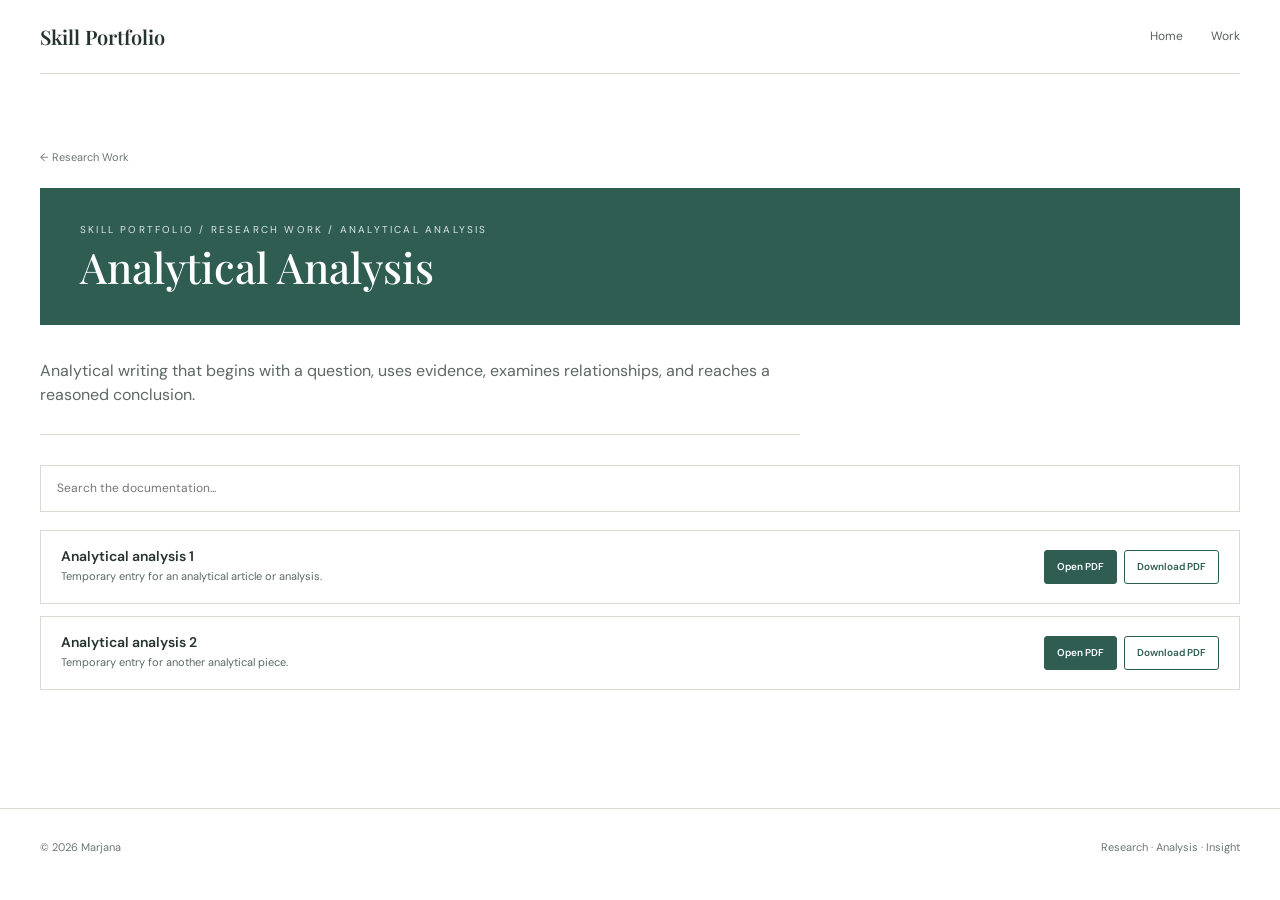
<file: analytical-analysis.html>
<!doctype html>
<html lang="en">
<head>
<meta charset="utf-8">
<meta name="viewport" content="width=device-width,initial-scale=1">
<meta name="description" content="Marjana's skill portfolio — research, analysis, presentations and reports.">
<title>Analytical Analysis · Skill Portfolio</title>
<link rel="stylesheet" href="styles.css">
</head>
<body>

<header class="site-header">
  <a class="logo" href="index.html">Skill Portfolio</a>
  <nav class="nav" aria-label="Primary navigation">
    <a href="index.html" data-current>Home</a>
    <a href="work.html" data-current>Work</a>
  </nav>
</header>

<main>
    <section class="container page-top">
      <a class="back" href="research.html">← Research Work</a>
      <div class="page-banner"><div class="eyebrow">Skill Portfolio / Research Work / Analytical Analysis</div><h1>Analytical Analysis</h1></div>
      <div class="page-intro"><p>Analytical writing that begins with a question, uses evidence, examines relationships, and reaches a reasoned conclusion.</p></div>
      <input class="search" data-search type="search" placeholder="Search the documentation..." aria-label="Search documentation">
      
        <div class="resource" data-search-item>
          <div><h3>Analytical analysis 1</h3><p>Temporary entry for an analytical article or analysis.</p></div>
          <div class="resource-actions">
            <a class="btn primary small-btn" href="assets/pdfs/analytical-analysis-1.pdf" target="_blank">Open PDF</a>
            <a class="btn ghost small-btn" href="assets/pdfs/analytical-analysis-1.pdf" download>Download PDF</a>
          </div>
        </div>
        <div class="resource" data-search-item>
          <div><h3>Analytical analysis 2</h3><p>Temporary entry for another analytical piece.</p></div>
          <div class="resource-actions">
            <a class="btn primary small-btn" href="assets/pdfs/analytical-analysis-2.pdf" target="_blank">Open PDF</a>
            <a class="btn ghost small-btn" href="assets/pdfs/analytical-analysis-2.pdf" download>Download PDF</a>
          </div>
        </div>
    </section>
    </main>

<footer class="footer">
  <div class="footer-inner">
    <span>© 2026 Marjana</span>
    <span>Research · Analysis · Insight</span>
  </div>
</footer>

<script src="script.js"></script>
</body>
</html>
</file>
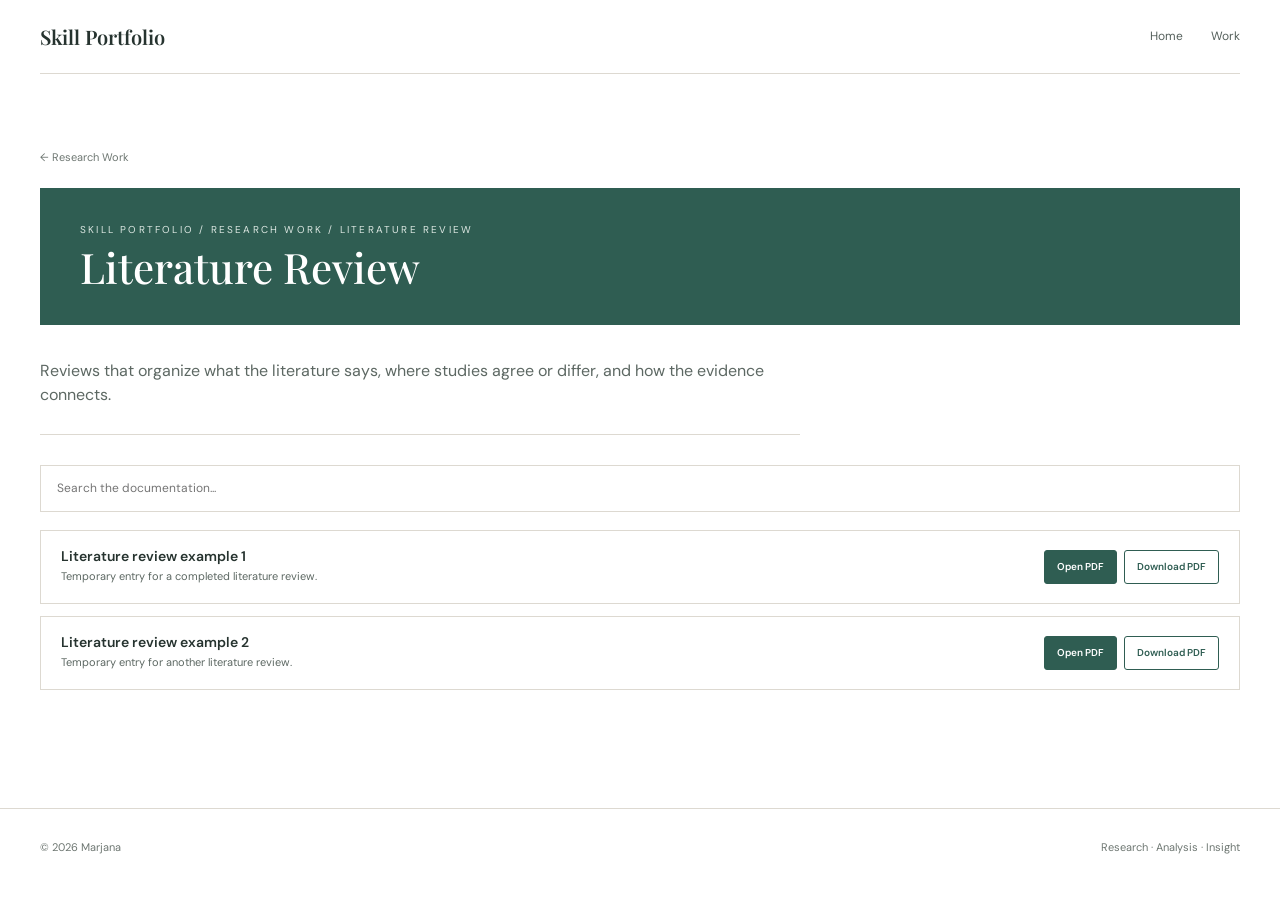
<file: literature-review.html>
<!doctype html>
<html lang="en">
<head>
<meta charset="utf-8">
<meta name="viewport" content="width=device-width,initial-scale=1">
<meta name="description" content="Marjana's skill portfolio — research, analysis, presentations and reports.">
<title>Literature Review · Skill Portfolio</title>
<link rel="stylesheet" href="styles.css">
</head>
<body>

<header class="site-header">
  <a class="logo" href="index.html">Skill Portfolio</a>
  <nav class="nav" aria-label="Primary navigation">
    <a href="index.html" data-current>Home</a>
    <a href="work.html" data-current>Work</a>
  </nav>
</header>

<main>
    <section class="container page-top">
      <a class="back" href="research.html">← Research Work</a>
      <div class="page-banner"><div class="eyebrow">Skill Portfolio / Research Work / Literature Review</div><h1>Literature Review</h1></div>
      <div class="page-intro"><p>Reviews that organize what the literature says, where studies agree or differ, and how the evidence connects.</p></div>
      <input class="search" data-search type="search" placeholder="Search the documentation..." aria-label="Search documentation">
      
        <div class="resource" data-search-item>
          <div><h3>Literature review example 1</h3><p>Temporary entry for a completed literature review.</p></div>
          <div class="resource-actions">
            <a class="btn primary small-btn" href="assets/pdfs/literature-review-1.pdf" target="_blank">Open PDF</a>
            <a class="btn ghost small-btn" href="assets/pdfs/literature-review-1.pdf" download>Download PDF</a>
          </div>
        </div>
        <div class="resource" data-search-item>
          <div><h3>Literature review example 2</h3><p>Temporary entry for another literature review.</p></div>
          <div class="resource-actions">
            <a class="btn primary small-btn" href="assets/pdfs/literature-review-2.pdf" target="_blank">Open PDF</a>
            <a class="btn ghost small-btn" href="assets/pdfs/literature-review-2.pdf" download>Download PDF</a>
          </div>
        </div>
    </section>
    </main>

<footer class="footer">
  <div class="footer-inner">
    <span>© 2026 Marjana</span>
    <span>Research · Analysis · Insight</span>
  </div>
</footer>

<script src="script.js"></script>
</body>
</html>
</file>
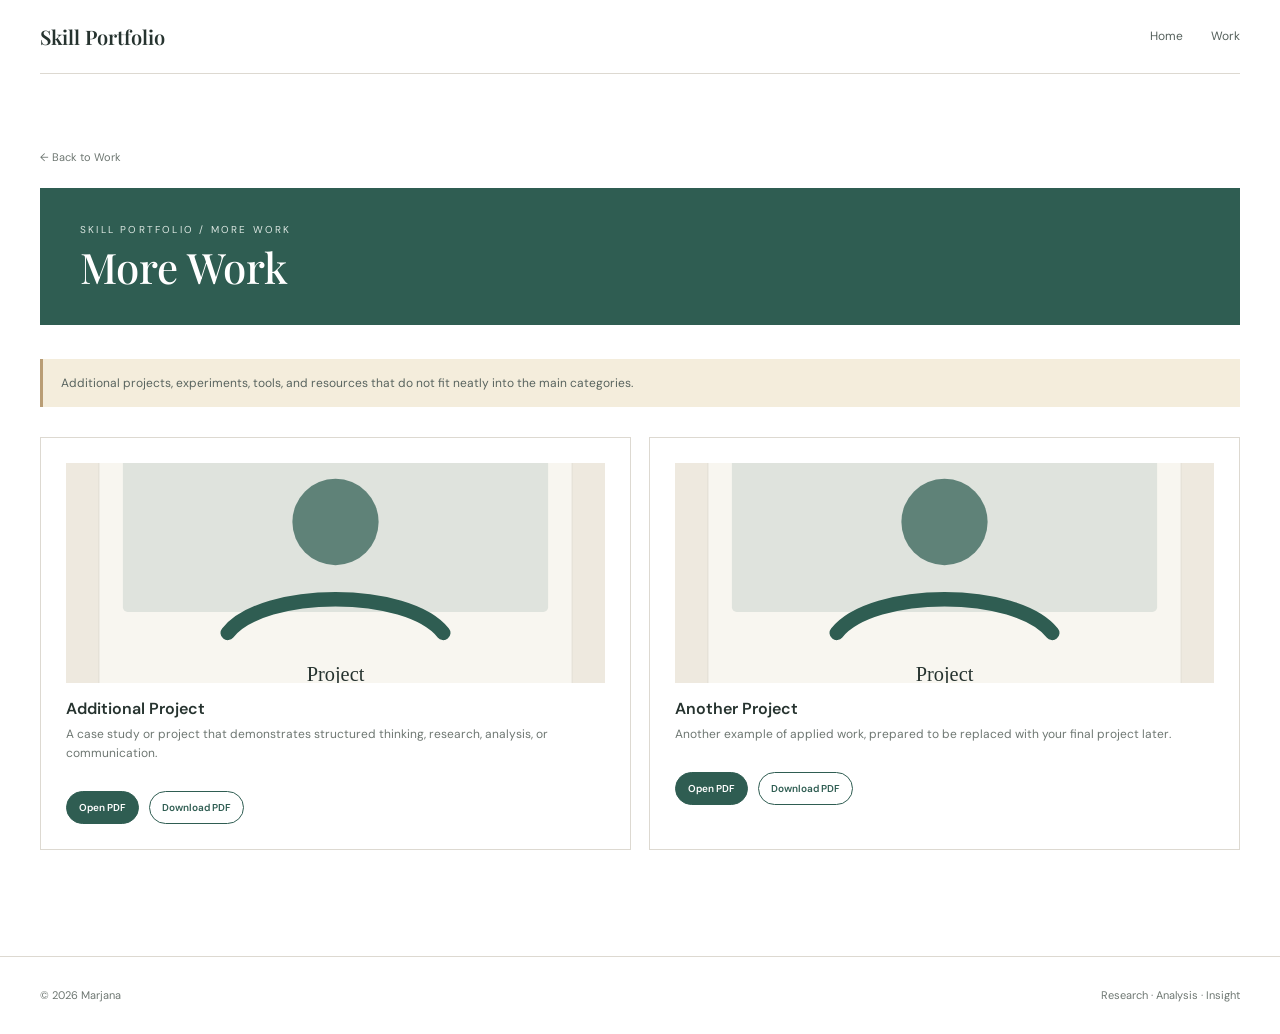
<file: more-work.html>
<!doctype html>
<html lang="en">
<head>
<meta charset="utf-8">
<meta name="viewport" content="width=device-width,initial-scale=1">
<meta name="description" content="Marjana's skill portfolio — research, analysis, presentations and reports.">
<title>More Work · Skill Portfolio</title>
<link rel="stylesheet" href="styles.css">
</head>
<body>

<header class="site-header">
  <a class="logo" href="index.html">Skill Portfolio</a>
  <nav class="nav" aria-label="Primary navigation">
    <a href="index.html" data-current>Home</a>
    <a href="work.html" data-current>Work</a>
  </nav>
</header>

<main>
<section class="container page-top">
  <a class="back" href="work.html">← Back to Work</a>
  <div class="page-banner"><div class="eyebrow">Skill Portfolio / More Work</div><h1>More Work</h1></div>
  <div class="notice">Additional projects, experiments, tools, and resources that do not fit neatly into the main categories.</div>
  <div class="grid grid-2">
    <article class="card report-card">
      <img src="assets/images/project-placeholder.svg" alt="Temporary project image">
      <div class="body"><h3>Additional Project</h3><p class="small">A case study or project that demonstrates structured thinking, research, analysis, or communication.</p>
      <div class="hero-actions"><a class="btn primary small-btn" href="assets/pdfs/more-work-1.pdf" target="_blank">Open PDF</a><a class="btn ghost small-btn" href="assets/pdfs/more-work-1.pdf" download>Download PDF</a></div></div>
    </article>
    <article class="card report-card">
      <img src="assets/images/project-placeholder.svg" alt="Temporary project image">
      <div class="body"><h3>Another Project</h3><p class="small">Another example of applied work, prepared to be replaced with your final project later.</p>
      <div class="hero-actions"><a class="btn primary small-btn" href="assets/pdfs/more-work-2.pdf" target="_blank">Open PDF</a><a class="btn ghost small-btn" href="assets/pdfs/more-work-2.pdf" download>Download PDF</a></div></div>
    </article>
  </div>
</section>
</main>

<footer class="footer">
  <div class="footer-inner">
    <span>© 2026 Marjana</span>
    <span>Research · Analysis · Insight</span>
  </div>
</footer>

<script src="script.js"></script>
</body>
</html>
</file>
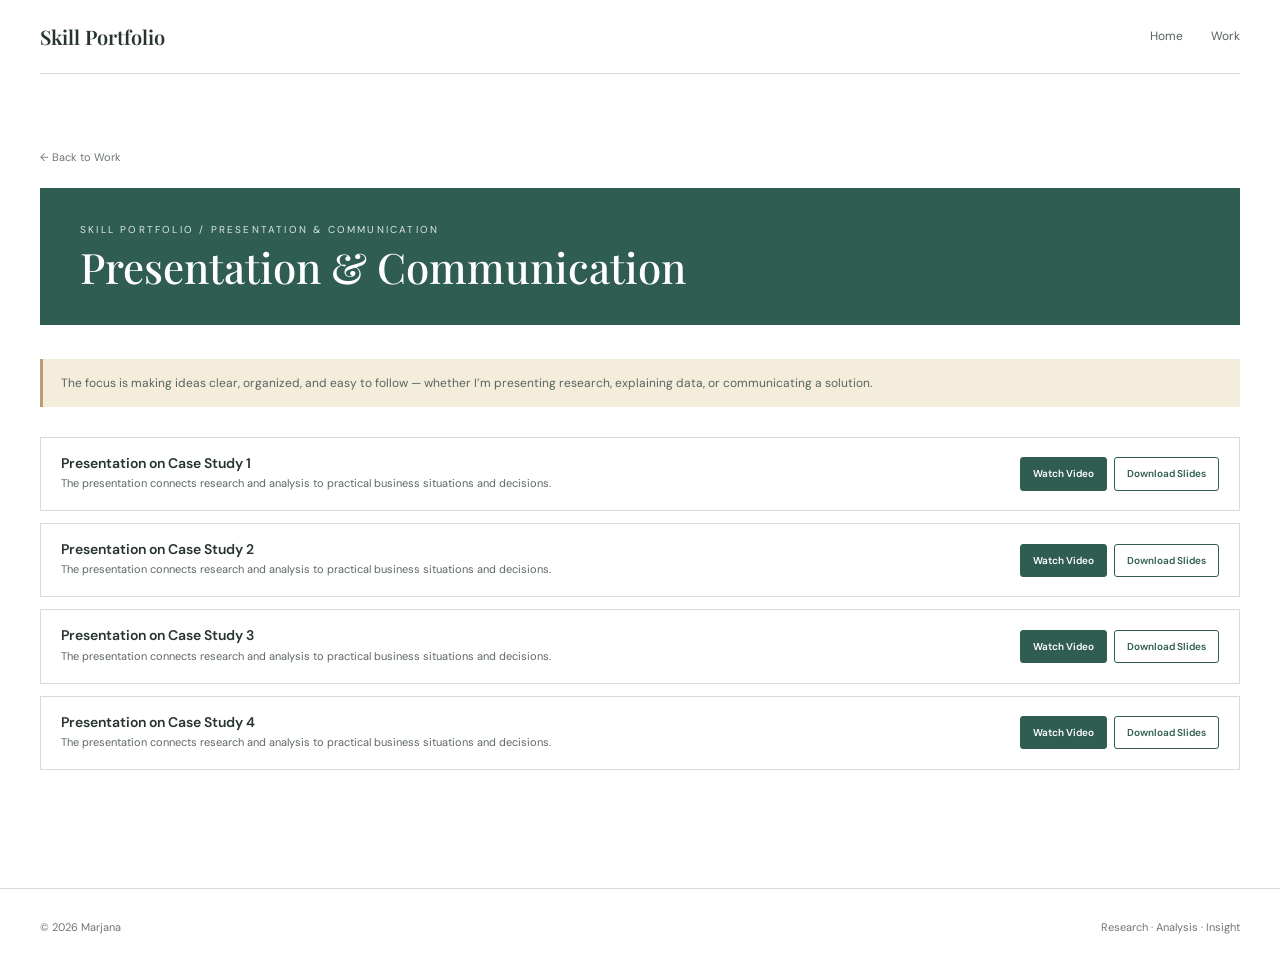
<file: presentations.html>
<!doctype html>
<html lang="en">
<head>
<meta charset="utf-8">
<meta name="viewport" content="width=device-width,initial-scale=1">
<meta name="description" content="Marjana's skill portfolio — research, analysis, presentations and reports.">
<title>Presentations & Communication · Skill Portfolio</title>
<link rel="stylesheet" href="styles.css">
</head>
<body>

<header class="site-header">
  <a class="logo" href="index.html">Skill Portfolio</a>
  <nav class="nav" aria-label="Primary navigation">
    <a href="index.html" data-current>Home</a>
    <a href="work.html" data-current>Work</a>
  </nav>
</header>

<main>
<section class="container page-top">
  <a class="back" href="work.html">← Back to Work</a>
  <div class="page-banner"><div class="eyebrow">Skill Portfolio / Presentation &amp; Communication</div><h1>Presentation &amp; Communication</h1></div>
  <div class="notice">The focus is making ideas clear, organized, and easy to follow — whether I’m presenting research, explaining data, or communicating a solution.</div>
  
    <div class="resource">
      <div><h3>Presentation on Case Study 1</h3><p>The presentation connects research and analysis to practical business situations and decisions.</p></div>
      <div class="resource-actions">
        <a class="btn primary small-btn" href="https://www.youtube.com/watch?v=aircAruvnKk" target="_blank" rel="noopener">Watch Video</a>
        <a class="btn ghost small-btn" href="assets/pdfs/presentation-1.pdf" download>Download Slides</a>
      </div>
    </div>
    <div class="resource">
      <div><h3>Presentation on Case Study 2</h3><p>The presentation connects research and analysis to practical business situations and decisions.</p></div>
      <div class="resource-actions">
        <a class="btn primary small-btn" href="https://www.youtube.com/watch?v=aircAruvnKk" target="_blank" rel="noopener">Watch Video</a>
        <a class="btn ghost small-btn" href="assets/pdfs/presentation-2.pdf" download>Download Slides</a>
      </div>
    </div>
    <div class="resource">
      <div><h3>Presentation on Case Study 3</h3><p>The presentation connects research and analysis to practical business situations and decisions.</p></div>
      <div class="resource-actions">
        <a class="btn primary small-btn" href="https://www.youtube.com/watch?v=aircAruvnKk" target="_blank" rel="noopener">Watch Video</a>
        <a class="btn ghost small-btn" href="assets/pdfs/presentation-3.pdf" download>Download Slides</a>
      </div>
    </div>
    <div class="resource">
      <div><h3>Presentation on Case Study 4</h3><p>The presentation connects research and analysis to practical business situations and decisions.</p></div>
      <div class="resource-actions">
        <a class="btn primary small-btn" href="https://www.youtube.com/watch?v=aircAruvnKk" target="_blank" rel="noopener">Watch Video</a>
        <a class="btn ghost small-btn" href="assets/pdfs/presentation-4.pdf" download>Download Slides</a>
      </div>
    </div>
</section>
</main>

<footer class="footer">
  <div class="footer-inner">
    <span>© 2026 Marjana</span>
    <span>Research · Analysis · Insight</span>
  </div>
</footer>

<script src="script.js"></script>
</body>
</html>
</file>
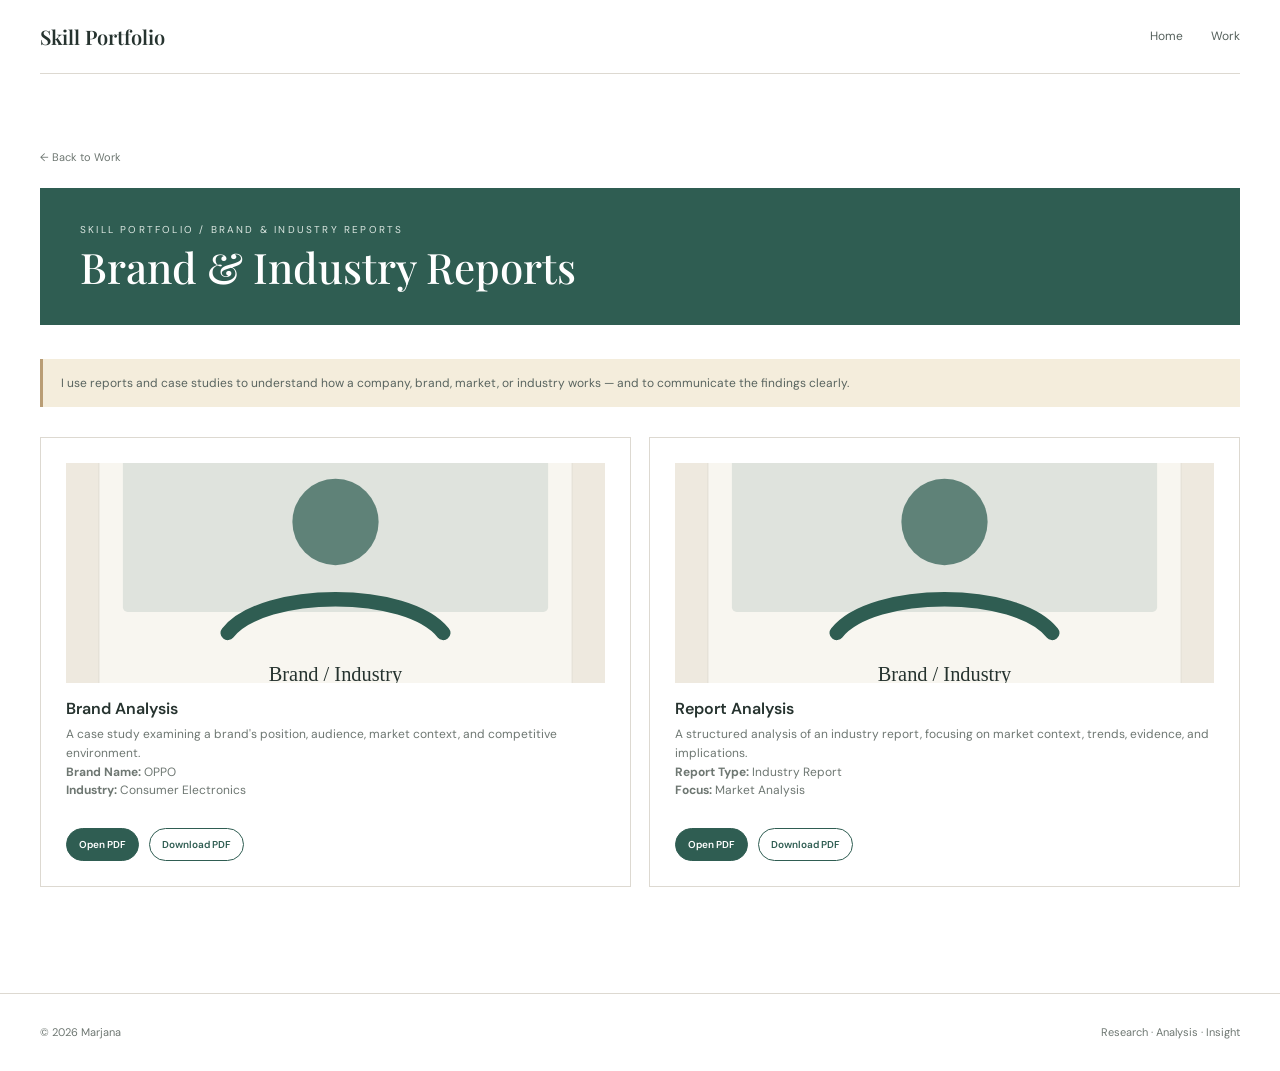
<file: reports.html>
<!doctype html>
<html lang="en">
<head>
<meta charset="utf-8">
<meta name="viewport" content="width=device-width,initial-scale=1">
<meta name="description" content="Marjana's skill portfolio — research, analysis, presentations and reports.">
<title>Brand & Industry Reports · Skill Portfolio</title>
<link rel="stylesheet" href="styles.css">
</head>
<body>

<header class="site-header">
  <a class="logo" href="index.html">Skill Portfolio</a>
  <nav class="nav" aria-label="Primary navigation">
    <a href="index.html" data-current>Home</a>
    <a href="work.html" data-current>Work</a>
  </nav>
</header>

<main>
<section class="container page-top">
  <a class="back" href="work.html">← Back to Work</a>
  <div class="page-banner"><div class="eyebrow">Skill Portfolio / Brand &amp; Industry Reports</div><h1>Brand &amp; Industry Reports</h1></div>
  <div class="notice">I use reports and case studies to understand how a company, brand, market, or industry works — and to communicate the findings clearly.</div>
  <div class="grid grid-2">
    <article class="card report-card">
      <img src="assets/images/brand-placeholder.svg" alt="Temporary brand analysis image">
      <div class="body">
        <h3>Brand Analysis</h3>
        <p class="small">A case study examining a brand's position, audience, market context, and competitive environment.</p>
        <p class="small"><strong>Brand Name:</strong> OPPO</p>
        <p class="small"><strong>Industry:</strong> Consumer Electronics</p>
        <div class="hero-actions"><a class="btn primary small-btn" href="assets/pdfs/brand-oppo.pdf" target="_blank">Open PDF</a><a class="btn ghost small-btn" href="assets/pdfs/brand-oppo.pdf" download>Download PDF</a></div>
      </div>
    </article>
    <article class="card report-card">
      <img src="assets/images/brand-placeholder.svg" alt="Temporary industry report image">
      <div class="body">
        <h3>Report Analysis</h3>
        <p class="small">A structured analysis of an industry report, focusing on market context, trends, evidence, and implications.</p>
        <p class="small"><strong>Report Type:</strong> Industry Report</p>
        <p class="small"><strong>Focus:</strong> Market Analysis</p>
        <div class="hero-actions"><a class="btn primary small-btn" href="assets/pdfs/report-example.pdf" target="_blank">Open PDF</a><a class="btn ghost small-btn" href="assets/pdfs/report-example.pdf" download>Download PDF</a></div>
      </div>
    </article>
  </div>
</section>
</main>

<footer class="footer">
  <div class="footer-inner">
    <span>© 2026 Marjana</span>
    <span>Research · Analysis · Insight</span>
  </div>
</footer>

<script src="script.js"></script>
</body>
</html>
</file>
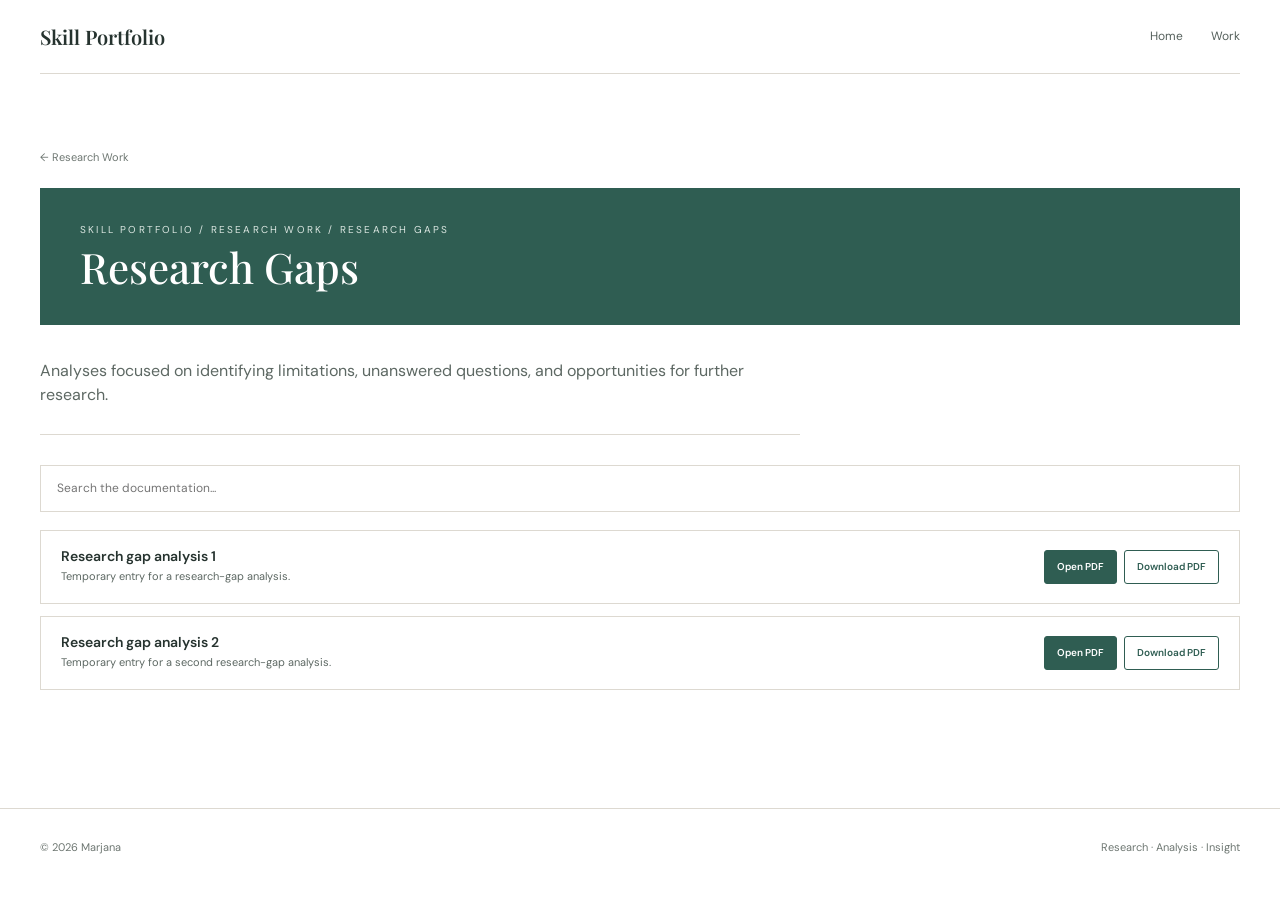
<file: research-gaps.html>
<!doctype html>
<html lang="en">
<head>
<meta charset="utf-8">
<meta name="viewport" content="width=device-width,initial-scale=1">
<meta name="description" content="Marjana's skill portfolio — research, analysis, presentations and reports.">
<title>Research Gaps · Skill Portfolio</title>
<link rel="stylesheet" href="styles.css">
</head>
<body>

<header class="site-header">
  <a class="logo" href="index.html">Skill Portfolio</a>
  <nav class="nav" aria-label="Primary navigation">
    <a href="index.html" data-current>Home</a>
    <a href="work.html" data-current>Work</a>
  </nav>
</header>

<main>
    <section class="container page-top">
      <a class="back" href="research.html">← Research Work</a>
      <div class="page-banner"><div class="eyebrow">Skill Portfolio / Research Work / Research Gaps</div><h1>Research Gaps</h1></div>
      <div class="page-intro"><p>Analyses focused on identifying limitations, unanswered questions, and opportunities for further research.</p></div>
      <input class="search" data-search type="search" placeholder="Search the documentation..." aria-label="Search documentation">
      
        <div class="resource" data-search-item>
          <div><h3>Research gap analysis 1</h3><p>Temporary entry for a research-gap analysis.</p></div>
          <div class="resource-actions">
            <a class="btn primary small-btn" href="assets/pdfs/research-gap-1.pdf" target="_blank">Open PDF</a>
            <a class="btn ghost small-btn" href="assets/pdfs/research-gap-1.pdf" download>Download PDF</a>
          </div>
        </div>
        <div class="resource" data-search-item>
          <div><h3>Research gap analysis 2</h3><p>Temporary entry for a second research-gap analysis.</p></div>
          <div class="resource-actions">
            <a class="btn primary small-btn" href="assets/pdfs/research-gap-2.pdf" target="_blank">Open PDF</a>
            <a class="btn ghost small-btn" href="assets/pdfs/research-gap-2.pdf" download>Download PDF</a>
          </div>
        </div>
    </section>
    </main>

<footer class="footer">
  <div class="footer-inner">
    <span>© 2026 Marjana</span>
    <span>Research · Analysis · Insight</span>
  </div>
</footer>

<script src="script.js"></script>
</body>
</html>
</file>
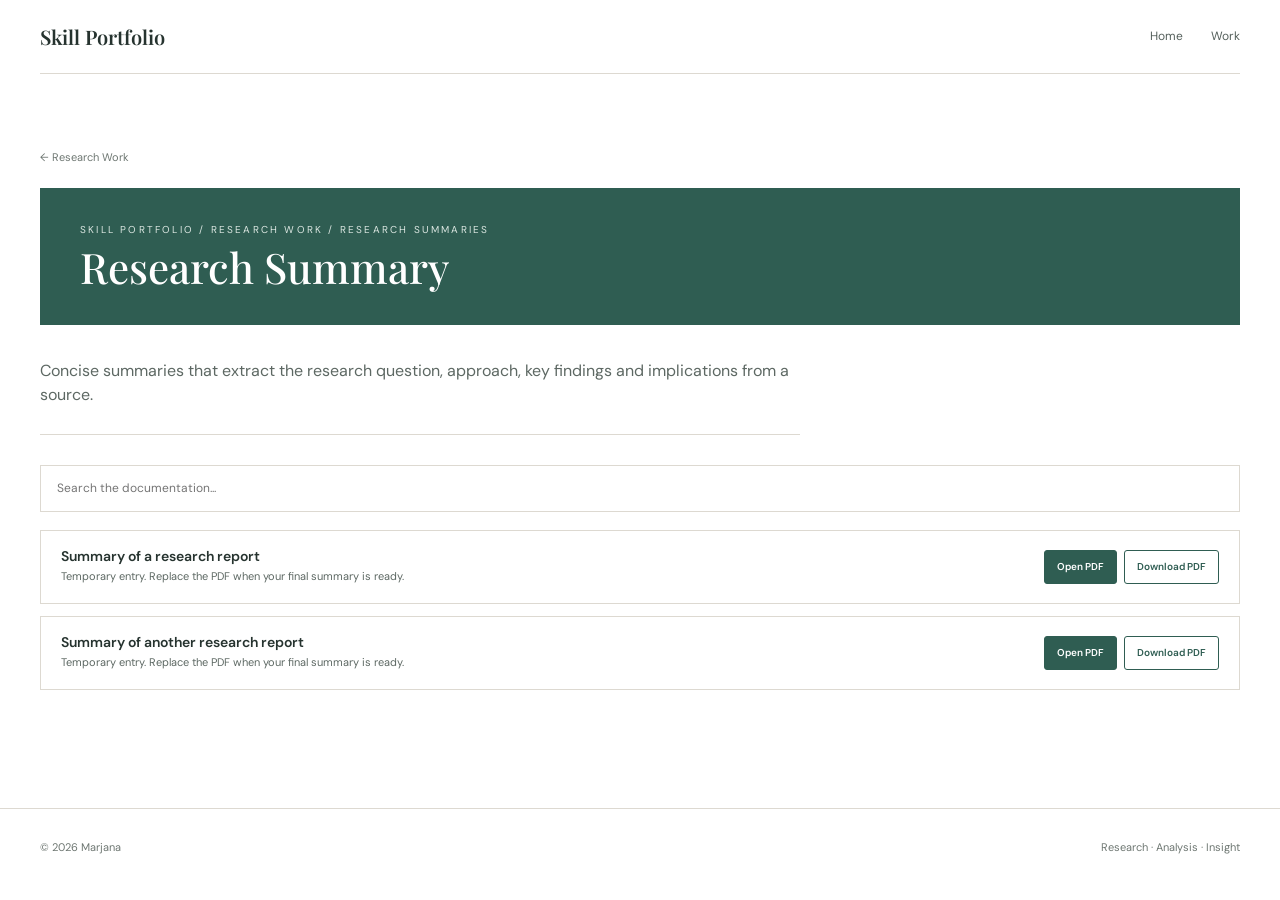
<file: research-summary.html>
<!doctype html>
<html lang="en">
<head>
<meta charset="utf-8">
<meta name="viewport" content="width=device-width,initial-scale=1">
<meta name="description" content="Marjana's skill portfolio — research, analysis, presentations and reports.">
<title>Research Summary · Skill Portfolio</title>
<link rel="stylesheet" href="styles.css">
</head>
<body>

<header class="site-header">
  <a class="logo" href="index.html">Skill Portfolio</a>
  <nav class="nav" aria-label="Primary navigation">
    <a href="index.html" data-current>Home</a>
    <a href="work.html" data-current>Work</a>
  </nav>
</header>

<main>
    <section class="container page-top">
      <a class="back" href="research.html">← Research Work</a>
      <div class="page-banner"><div class="eyebrow">Skill Portfolio / Research Work / Research Summaries</div><h1>Research Summary</h1></div>
      <div class="page-intro"><p>Concise summaries that extract the research question, approach, key findings and implications from a source.</p></div>
      <input class="search" data-search type="search" placeholder="Search the documentation..." aria-label="Search documentation">
      
        <div class="resource" data-search-item>
          <div><h3>Summary of a research report</h3><p>Temporary entry. Replace the PDF when your final summary is ready.</p></div>
          <div class="resource-actions">
            <a class="btn primary small-btn" href="assets/pdfs/summary-1.pdf" target="_blank">Open PDF</a>
            <a class="btn ghost small-btn" href="assets/pdfs/summary-1.pdf" download>Download PDF</a>
          </div>
        </div>
        <div class="resource" data-search-item>
          <div><h3>Summary of another research report</h3><p>Temporary entry. Replace the PDF when your final summary is ready.</p></div>
          <div class="resource-actions">
            <a class="btn primary small-btn" href="assets/pdfs/summary-2.pdf" target="_blank">Open PDF</a>
            <a class="btn ghost small-btn" href="assets/pdfs/summary-2.pdf" download>Download PDF</a>
          </div>
        </div>
    </section>
    </main>

<footer class="footer">
  <div class="footer-inner">
    <span>© 2026 Marjana</span>
    <span>Research · Analysis · Insight</span>
  </div>
</footer>

<script src="script.js"></script>
</body>
</html>
</file>
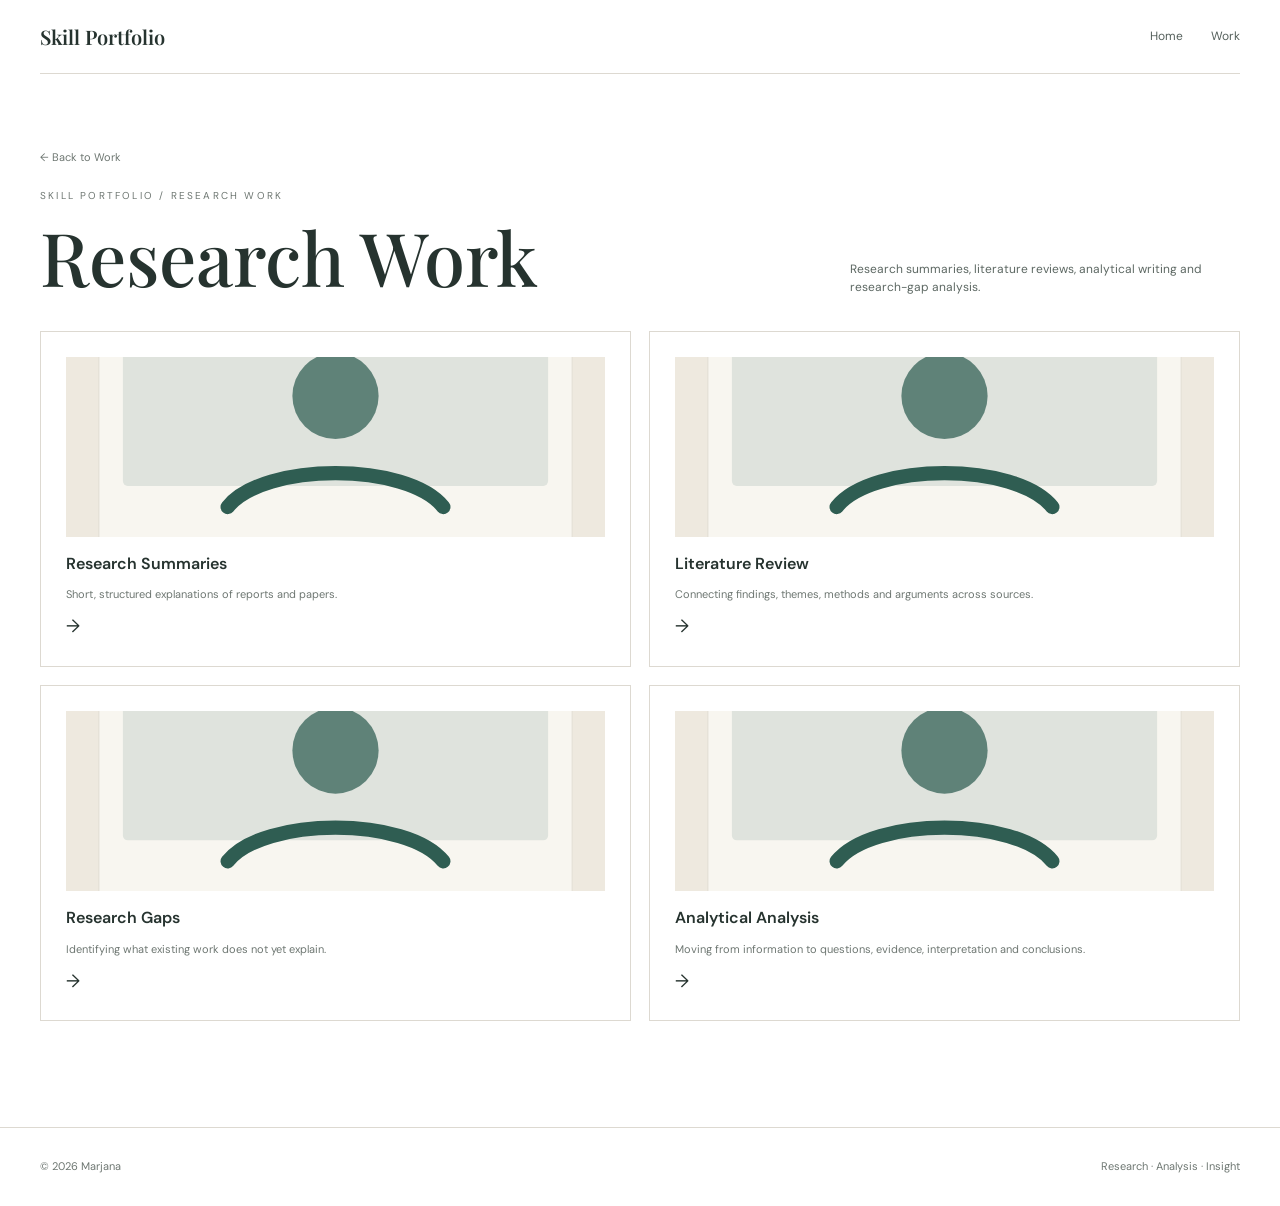
<file: research.html>
<!doctype html>
<html lang="en">
<head>
<meta charset="utf-8">
<meta name="viewport" content="width=device-width,initial-scale=1">
<meta name="description" content="Marjana's skill portfolio — research, analysis, presentations and reports.">
<title>Research Work · Skill Portfolio</title>
<link rel="stylesheet" href="styles.css">
</head>
<body>

<header class="site-header">
  <a class="logo" href="index.html">Skill Portfolio</a>
  <nav class="nav" aria-label="Primary navigation">
    <a href="index.html" data-current>Home</a>
    <a href="work.html" data-current>Work</a>
  </nav>
</header>

<main>
<section class="container page-top">
  <a class="back" href="work.html">← Back to Work</a>
  <div class="section-head">
    <div><div class="eyebrow">Skill Portfolio / Research Work</div><h1 style="margin-top:14px">Research Work</h1></div>
    <p>Research summaries, literature reviews, analytical writing and research-gap analysis.</p>
  </div>
  <div class="grid grid-2">
    <a class="card collection-card" href="research-summary.html">
      <img class="collection-img" src="assets/images/research-placeholder.svg" alt="Temporary research placeholder">
      <h3>Research Summaries</h3><div class="meta">Short, structured explanations of reports and papers.</div><span class="arrow">→</span>
    </a>
    <a class="card collection-card" href="literature-review.html">
      <img class="collection-img" src="assets/images/research-placeholder.svg" alt="Temporary literature review placeholder">
      <h3>Literature Review</h3><div class="meta">Connecting findings, themes, methods and arguments across sources.</div><span class="arrow">→</span>
    </a>
    <a class="card collection-card" href="research-gaps.html">
      <img class="collection-img" src="assets/images/research-placeholder.svg" alt="Temporary research gap placeholder">
      <h3>Research Gaps</h3><div class="meta">Identifying what existing work does not yet explain.</div><span class="arrow">→</span>
    </a>
    <a class="card collection-card" href="analytical-analysis.html">
      <img class="collection-img" src="assets/images/research-placeholder.svg" alt="Temporary analytical analysis placeholder">
      <h3>Analytical Analysis</h3><div class="meta">Moving from information to questions, evidence, interpretation and conclusions.</div><span class="arrow">→</span>
    </a>
  </div>
</section>
</main>

<footer class="footer">
  <div class="footer-inner">
    <span>© 2026 Marjana</span>
    <span>Research · Analysis · Insight</span>
  </div>
</footer>

<script src="script.js"></script>
</body>
</html>
</file>
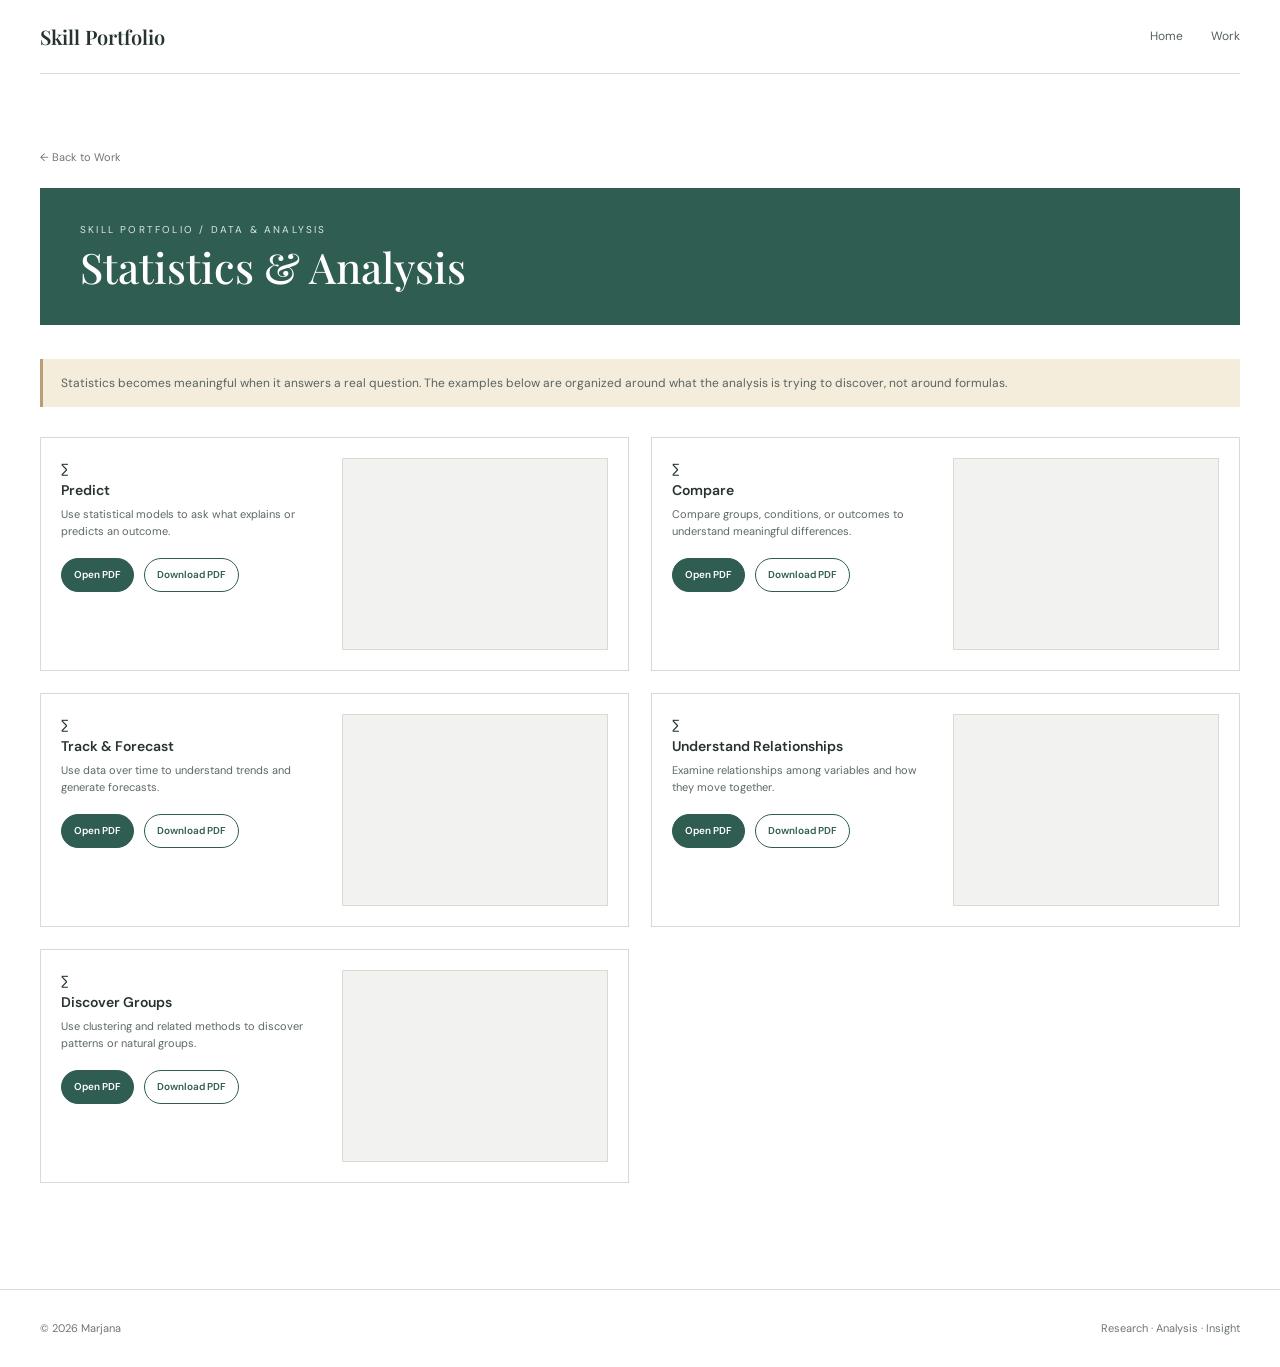
<file: statistics.html>
<!doctype html>
<html lang="en">
<head>
<meta charset="utf-8">
<meta name="viewport" content="width=device-width,initial-scale=1">
<meta name="description" content="Marjana's skill portfolio — research, analysis, presentations and reports.">
<title>Statistics & Analysis · Skill Portfolio</title>
<link rel="stylesheet" href="styles.css">
</head>
<body>

<header class="site-header">
  <a class="logo" href="index.html">Skill Portfolio</a>
  <nav class="nav" aria-label="Primary navigation">
    <a href="index.html" data-current>Home</a>
    <a href="work.html" data-current>Work</a>
  </nav>
</header>

<main>
<section class="container page-top">
  <a class="back" href="work.html">← Back to Work</a>
  <div class="page-banner"><div class="eyebrow">Skill Portfolio / Data &amp; Analysis</div><h1>Statistics &amp; Analysis</h1></div>
  <div class="notice">Statistics becomes meaningful when it answers a real question. The examples below are organized around what the analysis is trying to discover, not around formulas.</div>
  <div class="stat-layout">
    <article class="stat-item">
      <div>
        <div class="card-icon">∑</div><h3>Predict</h3><p style="margin-top:8px;font-size:11px">Use statistical models to ask what explains or predicts an outcome.</p>
        <div class="hero-actions" style="margin-top:18px">
          <a class="btn primary small-btn" href="assets/pdfs/statistics-predict.pdf" target="_blank">Open PDF</a>
          <a class="btn ghost small-btn" href="assets/pdfs/statistics-predict.pdf" download>Download PDF</a>
        </div>
      </div>
      <div class="video-box">
        <iframe src="https://www.youtube.com/embed/aircAruvnKk" title="Temporary YouTube explanation" loading="lazy" allowfullscreen></iframe>
      </div>
    </article>
    <article class="stat-item">
      <div>
        <div class="card-icon">∑</div><h3>Compare</h3><p style="margin-top:8px;font-size:11px">Compare groups, conditions, or outcomes to understand meaningful differences.</p>
        <div class="hero-actions" style="margin-top:18px">
          <a class="btn primary small-btn" href="assets/pdfs/statistics-compare.pdf" target="_blank">Open PDF</a>
          <a class="btn ghost small-btn" href="assets/pdfs/statistics-compare.pdf" download>Download PDF</a>
        </div>
      </div>
      <div class="video-box">
        <iframe src="https://www.youtube.com/embed/aircAruvnKk" title="Temporary YouTube explanation" loading="lazy" allowfullscreen></iframe>
      </div>
    </article>
    <article class="stat-item">
      <div>
        <div class="card-icon">∑</div><h3>Track & Forecast</h3><p style="margin-top:8px;font-size:11px">Use data over time to understand trends and generate forecasts.</p>
        <div class="hero-actions" style="margin-top:18px">
          <a class="btn primary small-btn" href="assets/pdfs/statistics-track.pdf" target="_blank">Open PDF</a>
          <a class="btn ghost small-btn" href="assets/pdfs/statistics-track.pdf" download>Download PDF</a>
        </div>
      </div>
      <div class="video-box">
        <iframe src="https://www.youtube.com/embed/aircAruvnKk" title="Temporary YouTube explanation" loading="lazy" allowfullscreen></iframe>
      </div>
    </article>
    <article class="stat-item">
      <div>
        <div class="card-icon">∑</div><h3>Understand Relationships</h3><p style="margin-top:8px;font-size:11px">Examine relationships among variables and how they move together.</p>
        <div class="hero-actions" style="margin-top:18px">
          <a class="btn primary small-btn" href="assets/pdfs/statistics-understand.pdf" target="_blank">Open PDF</a>
          <a class="btn ghost small-btn" href="assets/pdfs/statistics-understand.pdf" download>Download PDF</a>
        </div>
      </div>
      <div class="video-box">
        <iframe src="https://www.youtube.com/embed/aircAruvnKk" title="Temporary YouTube explanation" loading="lazy" allowfullscreen></iframe>
      </div>
    </article>
    <article class="stat-item">
      <div>
        <div class="card-icon">∑</div><h3>Discover Groups</h3><p style="margin-top:8px;font-size:11px">Use clustering and related methods to discover patterns or natural groups.</p>
        <div class="hero-actions" style="margin-top:18px">
          <a class="btn primary small-btn" href="assets/pdfs/statistics-groups.pdf" target="_blank">Open PDF</a>
          <a class="btn ghost small-btn" href="assets/pdfs/statistics-groups.pdf" download>Download PDF</a>
        </div>
      </div>
      <div class="video-box">
        <iframe src="https://www.youtube.com/embed/aircAruvnKk" title="Temporary YouTube explanation" loading="lazy" allowfullscreen></iframe>
      </div>
    </article></div>
</section>
</main>

<footer class="footer">
  <div class="footer-inner">
    <span>© 2026 Marjana</span>
    <span>Research · Analysis · Insight</span>
  </div>
</footer>

<script src="script.js"></script>
</body>
</html>
</file>
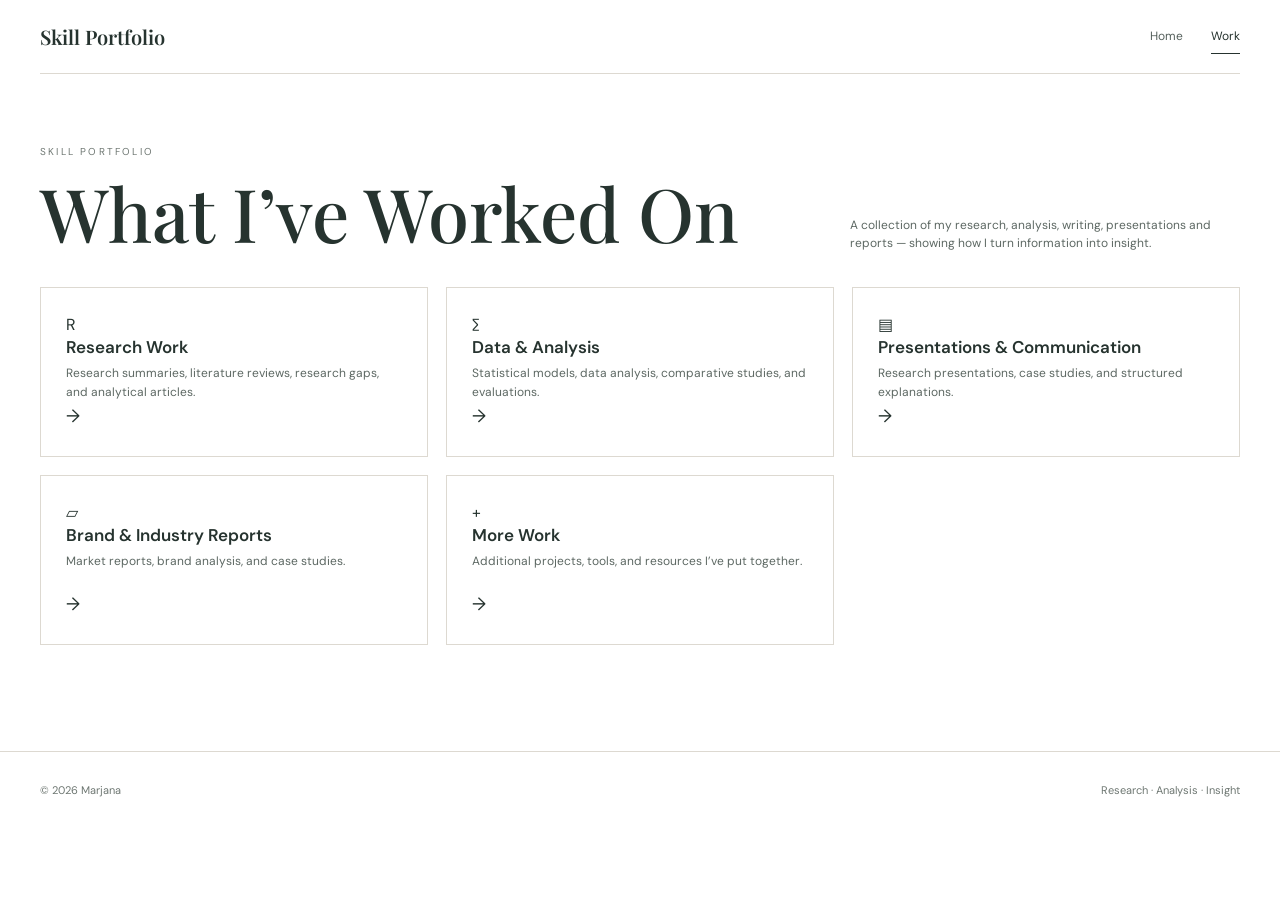
<file: work.html>
<!doctype html>
<html lang="en">
<head>
<meta charset="utf-8">
<meta name="viewport" content="width=device-width,initial-scale=1">
<meta name="description" content="Marjana's skill portfolio — research, analysis, presentations and reports.">
<title>Work · Skill Portfolio</title>
<link rel="stylesheet" href="styles.css">
</head>
<body>

<header class="site-header">
  <a class="logo" href="index.html">Skill Portfolio</a>
  <nav class="nav" aria-label="Primary navigation">
    <a href="index.html" data-current>Home</a>
    <a href="work.html" data-current>Work</a>
  </nav>
</header>

<main>
<section class="container page-top">
  <div class="section-head">
    <div>
      <div class="eyebrow">Skill Portfolio</div>
      <h1 style="margin-top:14px">What I’ve Worked On</h1>
    </div>
    <p>A collection of my research, analysis, writing, presentations and reports — showing how I turn information into insight.</p>
  </div>
  <div class="grid grid-3">
    <a class="card work-card" href="research.html">
      <div class="card-icon">R</div><h3>Research Work</h3>
      <p>Research summaries, literature reviews, research gaps, and analytical articles.</p><span class="arrow">→</span>
    </a>
    <a class="card work-card" href="statistics.html">
      <div class="card-icon">∑</div><h3>Data &amp; Analysis</h3>
      <p>Statistical models, data analysis, comparative studies, and evaluations.</p><span class="arrow">→</span>
    </a>
    <a class="card work-card" href="presentations.html">
      <div class="card-icon">▤</div><h3>Presentations &amp; Communication</h3>
      <p>Research presentations, case studies, and structured explanations.</p><span class="arrow">→</span>
    </a>
    <a class="card work-card" href="reports.html">
      <div class="card-icon">▱</div><h3>Brand &amp; Industry Reports</h3>
      <p>Market reports, brand analysis, and case studies.</p><span class="arrow">→</span>
    </a>
    <a class="card work-card" href="more-work.html">
      <div class="card-icon">+</div><h3>More Work</h3>
      <p>Additional projects, tools, and resources I’ve put together.</p><span class="arrow">→</span>
    </a>
  </div>
</section>
</main>

<footer class="footer">
  <div class="footer-inner">
    <span>© 2026 Marjana</span>
    <span>Research · Analysis · Insight</span>
  </div>
</footer>

<script src="script.js"></script>
</body>
</html>
</file>
<file: styles.css>
@import url('https://fonts.googleapis.com/css2?family=DM+Sans:wght@400;500;600&family=Playfair+Display:wght@500;600&display=swap');

:root{
--ink:#26332f;
--muted:#6e7772;
--line:#ddd9d1;
--paper:#f7f4ed;
--cream:#eee9df;
--green:#2f5d52;
--green-dark:#23483f;
--gold:#b99d75;
--white:#fff;

/* Main website content width */
--max:1200px;

/* Minimum space between content and screen edges */
--side-space:32px;
}

*{
box-sizing:border-box;
}

html{
scroll-behavior:smooth;
}

body{
margin:0;
background:#fff;
color:var(--ink);
font-family:"DM Sans",Arial,sans-serif;
line-height:1.55;
}

a{
color:inherit;
text-decoration:none;
}

img{
max-width:100%;
display:block;
}

/* =========================
GLOBAL CONTENT WIDTH
========================= */

.site-header,
.container,
.footer-inner{
width:min(calc(100% - var(--side-space)),var(--max));
margin-left:auto;
margin-right:auto;
}

/* =========================
HEADER / NAVIGATION
========================= */

.site-header{
min-height:72px;
display:flex;
align-items:center;
justify-content:space-between;
border-bottom:1px solid var(--line);
}

.logo{
font-family:"Playfair Display",Georgia,serif;
font-size:20px;
font-weight:600;
}

.nav{
display:flex;
gap:28px;
font-size:12px;
}

.nav a{
padding:27px 0;
position:relative;
color:#56615d;
}

.nav a:hover,
.nav a.active{
color:var(--ink);
}

.nav a.active:after{
content:"";
position:absolute;
left:0;
right:0;
bottom:19px;
height:1px;
background:var(--ink);
}

/* =========================
TYPOGRAPHY
========================= */

.eyebrow{
font-size:10px;
letter-spacing:.22em;
text-transform:uppercase;
color:var(--muted);
}

h1,
h2,
h3{
font-family:"Playfair Display",Georgia,serif;
font-weight:500;
line-height:1.08;
margin:0;
}

h1{
font-size:clamp(42px,6vw,74px);
}

h2{
font-size:clamp(34px,4vw,48px);
}

h3{
font-size:24px;
}

p{
margin:0;
color:#5d6863;
}

.small{
font-size:12px;
color:var(--muted);
}

/* =========================
BUTTONS
========================= */

.btn{
display:inline-flex;
align-items:center;
gap:12px;
padding:11px 17px;
border-radius:999px;
font-size:11px;
font-weight:600;
border:1px solid var(--green);
transition:.2s;
}

.btn.primary{
background:var(--green);
color:#fff;
}

.btn.primary:hover{
background:var(--green-dark);
}

.btn.ghost{
background:#fff;
color:var(--green);
}

.btn.small-btn{
padding:8px 12px;
font-size:10px;
}

/* =========================
GENERAL PAGE SECTIONS
========================= */

.page-top{
padding:70px 0 36px;
}

.page-banner{
background:var(--green);
color:#fff;
padding:34px 40px;
margin-bottom:34px;
}

.page-banner .eyebrow{
color:#dce7e2;
}

.page-banner h1{
font-size:42px;
margin-top:8px;
}

.page-intro{
max-width:760px;
padding:0 0 26px;
margin-bottom:30px;
border-bottom:1px solid var(--line);
}

.notice{
background:#f4eddc;
border-left:3px solid var(--gold);
padding:15px 18px;
font-size:12px;
color:#59645f;
margin:24px 0 30px;
}

/* =========================
GRIDS
========================= */

.grid{
display:grid;
gap:18px;
}

.grid-2{
grid-template-columns:repeat(2,minmax(0,1fr));
}

.grid-3{
grid-template-columns:repeat(3,minmax(0,1fr));
}

/* =========================
CARDS
========================= */

.card{
border:1px solid var(--line);
padding:25px;
background:#fff;
}

.card:hover

.card-icon{
width:34px;
height:34px;
border-radius:50%;
background:#edf0eb;
display:grid;
place-items:center;
margin-bottom:24px;
font-size:13px;
}

.card h3{
font-family:"DM Sans",Arial,sans-serif;
font-size:15px;
font-weight:600;
margin-bottom:8px;
}

.card p{
font-size:12px;
}

.arrow{
float:right;
font-size:18px;
margin-top:10px;
}

/* =========================
HERO
========================= */

.hero{
background:var(--paper);
min-height:calc(100vh - 72px);
display:grid;
place-items:center;
}

/*
Hero content uses the same 1200px
width as the rest of the website.
*/
.hero-inner{
width:min(calc(100% - var(--side-space)),var(--max));
margin-left:auto;
margin-right:auto;

display:grid;
grid-template-columns:1.15fr .85fr;
gap:45px;
align-items:center;
}

.hero-copy{
padding:55px 0;
}

.hero-copy h1{
margin:16px 0 22px;
}

.hero-copy .lead{
font-size:14px;
max-width:560px;
}

.hero-copy .sub{
font-size:11px;
max-width:480px;
padding-top:20px;
margin-top:20px;
border-top:1px solid #d8d2c8;
}

.hero-actions{
display:flex;
gap:10px;
margin-top:28px;
flex-wrap:wrap;
}

.profile-panel{
display:flex;
flex-direction:column;
align-items:center;
}

.profile-photo{
width:min(310px,100%);
aspect-ratio:3/4;
object-fit:cover;
border:8px solid #fff;
box-shadow:0 12px 30px #00000012;
}

.connect{
margin-top:14px;
text-align:center;
}

.connect-label{
font-size:11px;
margin-bottom:10px;
}

.socials{
display:flex;
justify-content:center;
gap:14px;
}

.socials a{
font-size:13px;
color:var(--green);
}

.scroll-cue{
position:absolute;
bottom:22px;
left:50%;
transform:translateX(-50%);
font-size:9px;
letter-spacing:.18em;
color:var(--muted);
}

/* =========================
WORK
========================= */

.work-section{
padding:95px 0;
}

.section-head{
display:flex;
justify-content:space-between;
gap:40px;
align-items:end;
margin-bottom:34px;
}

.section-head p{
max-width:390px;
font-size:12px;
}

.work-card{
min-height:170px;
display:flex;
flex-direction:column;
}

.work-card h3{
font-family:"DM Sans",Arial,sans-serif;
font-size:17px;
font-weight:600;
}

.work-card .arrow{
margin-top:auto;
}

/* =========================
COLLECTION
========================= */

.collection{
padding:10px 0 80px;
}

.collection-card{
display:flex;
flex-direction:column;
min-height:315px;
}

.collection-img{
width:100%;
height:180px;
object-fit:cover;
margin-bottom:18px;
}

.collection-card h3{
font-family:"DM Sans",Arial,sans-serif;
font-size:16px;
font-weight:600;
}

.collection-card .meta{
font-size:11px;
color:var(--muted);
margin-top:6px;
}

/* =========================
RESOURCES
========================= */

.resource{
border:1px solid var(--line);
padding:18px 20px;
display:grid;
grid-template-columns:1fr auto;
gap:16px;
align-items:center;
margin-bottom:12px;
}

.resource h3{
font-family:"DM Sans",Arial,sans-serif;
font-size:14px;
font-weight:600;
}

.resource p{
font-size:11px;
margin-top:4px;
}

.resource-actions{
display:flex;
gap:7px;
flex-wrap:wrap;
justify-content:flex-end;
}

.resource-actions .btn{
border-radius:3px;
}

/* =========================
STATISTICS
========================= */

.stat-layout{
display:grid;
grid-template-columns:1fr 1fr;
gap:22px;
}

.stat-item{
border:1px solid var(--line);
padding:20px;
display:grid;
grid-template-columns:1fr 1fr;
gap:15px;
}

.stat-item h3{
font-family:"DM Sans",Arial,sans-serif;
font-size:14px;
font-weight:600;
}

/* =========================
VIDEO
========================= */

.video-box{
min-height:190px;
background:#f2f3f1;
border:1px solid var(--line);
display:flex;
flex-direction:column;
align-items:center;
justify-content:center;
overflow:hidden;
}

.video-box iframe{
width:100%;
height:190px;
border:0;
}

.video-label{
font-size:11px;
color:var(--muted);
padding:12px;
}

/* =========================
REPORTS
========================= */

.report-card img{
width:100%;
height:220px;
object-fit:cover;
background:#f2f2f2;
}

.report-card .body{
padding-top:17px;
}

.report-card h3{
font-family:"DM Sans",Arial,sans-serif;
font-size:16px;
font-weight:600;
}

/* =========================
FOOTER
========================= */

.footer{
border-top:1px solid var(--line);
padding:30px 0;
margin-top:70px;
}

.footer-inner{
display:flex;
justify-content:space-between;
font-size:11px;
color:var(--muted);
}

/* =========================
MISC
========================= */

.back{
font-size:11px;
color:var(--muted);
display:inline-block;
margin-bottom:22px;
}

.search{
width:100%;
border:1px solid var(--line);
padding:13px 16px;
font:inherit;
font-size:12px;
outline:none;
margin-bottom:18px;
}

.search:focus{
border-color:var(--green);
}

.empty-note{
padding:30px;
border:1px dashed var(--line);
color:var(--muted);
font-size:12px;
}

/* =========================
TABLET / MOBILE
========================= */

@media(max-width:800px){

:root{
--side-space:32px;
}

.site-header,
.container,
.hero-inner,
.footer-inner{
width:min(calc(100% - var(--side-space)),var(--max));
}

.nav{
gap:16px;
}

.hero-inner{
grid-template-columns:1fr;
gap:20px;
}

.hero-copy{
padding:50px 0 15px;
}

.profile-panel{
padding-bottom:70px;
}

.grid-3,
.grid-2,
.stat-layout{
grid-template-columns:1fr;
}

.section-head{
display:block;
}

.section-head p{
margin-top:15px;
}

.page-banner{
padding:28px 24px;
}

.resource{
grid-template-columns:1fr;
}

.resource-actions{
justify-content:flex-start;
}

.stat-item{
grid-template-columns:1fr;
}

.scroll-cue{
display:none;
}
}
</file>
